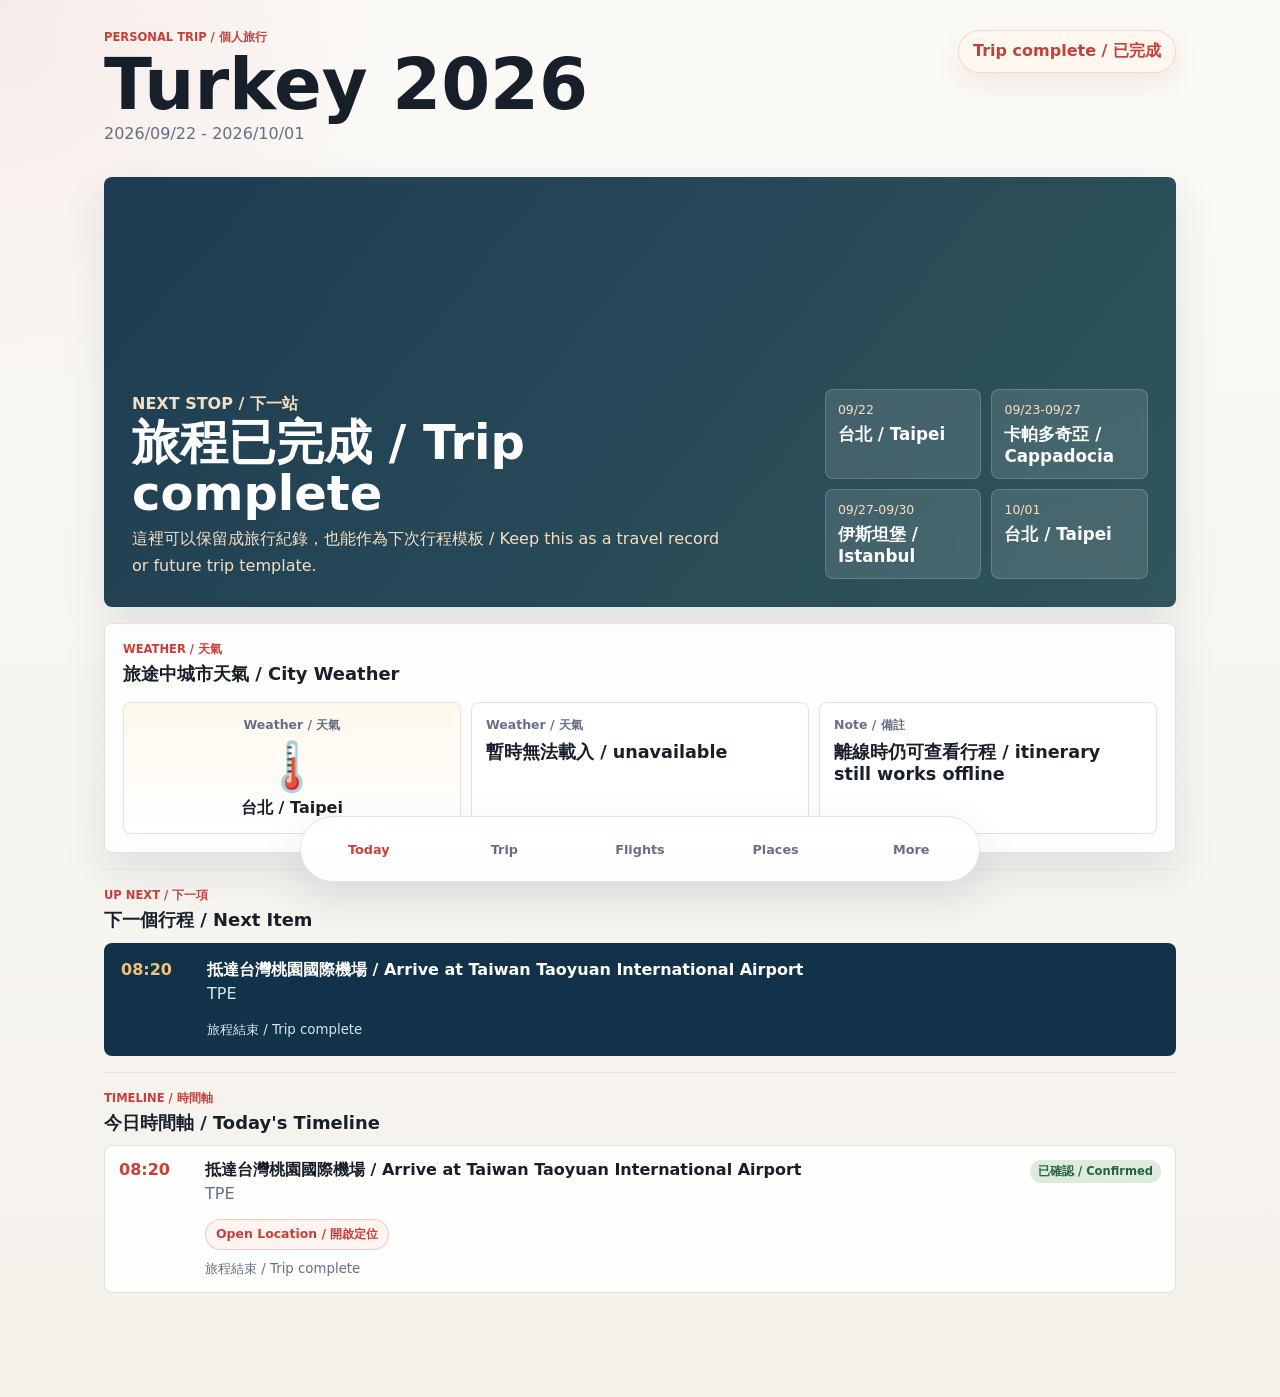
<file: index.html>
<!doctype html>
<html lang="zh-Hant">
  <head>
    <meta charset="utf-8" />
    <meta name="viewport" content="width=device-width, initial-scale=1" />
    <meta
      name="description"
      content="Turkey 2026 public mobile-first travel dashboard for itinerary, flights, weather, places, and notes."
    />
    <title>Turkey 2026 Travel Dashboard Public</title>
    <link rel="stylesheet" href="./styles.css" />
  </head>
  <body>
    <div class="app-shell">
      <header class="topbar" aria-label="Trip overview">
        <div>
          <p class="eyebrow">Personal Trip / 個人旅行</p>
          <h1>Turkey 2026</h1>
          <p class="date-range">2026/09/22 - 2026/10/01</p>
        </div>
        <div class="countdown-pill" id="countdownPill">--</div>
      </header>

      <main>
        <section class="view is-active" id="todayView" aria-labelledby="todayTitle">
          <div class="hero-panel">
            <div class="hero-copy">
              <p class="eyebrow">Next Stop / 下一站</p>
              <h2 id="todayTitle">準備出發</h2>
              <p id="todaySubtitle">Loading trip status...</p>
            </div>
            <div class="city-card" id="cityProgress"></div>
          </div>

          <section class="weather-card" aria-labelledby="weatherTitle">
            <div>
              <p class="eyebrow">Weather / 天氣</p>
              <h3 id="weatherTitle">旅途中城市天氣 / City Weather</h3>
            </div>
            <div class="weather-grid" id="weatherGrid">
              <div class="metric-card">
                <span class="metric-label">狀態 / Status</span>
                <strong>載入中 / Loading</strong>
              </div>
            </div>
          </section>

          <section class="content-section" aria-labelledby="nextItemTitle">
            <div class="section-heading">
              <div>
                <p class="eyebrow">Up Next / 下一項</p>
                <h3 id="nextItemTitle">下一個行程 / Next Item</h3>
              </div>
            </div>
            <div id="nextItem"></div>
          </section>

          <section class="content-section" aria-labelledby="todayTimelineTitle">
            <div class="section-heading">
              <div>
                <p class="eyebrow">Timeline / 時間軸</p>
                <h3 id="todayTimelineTitle">今日時間軸 / Today's Timeline</h3>
              </div>
            </div>
            <div class="timeline" id="todayTimeline"></div>
          </section>
        </section>

        <section class="view" id="tripView" aria-labelledby="tripTitle">
          <div class="page-heading">
            <p class="eyebrow">Itinerary / 行程</p>
            <h2 id="tripTitle">每日行程 / Daily Plan</h2>
          </div>
          <div class="date-tabs" id="dateTabs" role="tablist" aria-label="Trip dates"></div>
          <div class="day-summary" id="daySummary"></div>
          <div class="trip-weather-grid" id="tripWeatherGrid" aria-label="Selected day weather"></div>
          <div class="timeline" id="tripTimeline"></div>
        </section>

        <section class="view" id="flightsView" aria-labelledby="flightsTitle">
          <div class="page-heading">
            <p class="eyebrow">Flights / 航班</p>
            <h2 id="flightsTitle">航班資訊 / Flight Details</h2>
          </div>
          <div class="flight-list" id="flightList"></div>
        </section>

        <section class="view" id="placesView" aria-labelledby="placesTitle">
          <div class="page-heading">
            <p class="eyebrow">Places / 地點</p>
            <h2 id="placesTitle">推薦行程 / Recommended Plans</h2>
          </div>
          <div class="place-filters" id="placeFilters" aria-label="Place filters"></div>
          <div class="place-grid" id="placeGrid"></div>
        </section>

        <section class="view" id="moreView" aria-labelledby="moreTitle">
          <div class="page-heading">
            <p class="eyebrow">More / 更多</p>
            <h2 id="moreTitle">旅行工具 / Travel Tools</h2>
          </div>
          <div class="tool-grid" id="toolGrid"></div>
        </section>
      </main>

      <nav class="bottom-nav" aria-label="Main navigation">
        <button class="nav-item is-active" data-view="todayView" type="button">Today</button>
        <button class="nav-item" data-view="tripView" type="button">Trip</button>
        <button class="nav-item" data-view="flightsView" type="button">Flights</button>
        <button class="nav-item" data-view="placesView" type="button">Places</button>
        <button class="nav-item" data-view="moreView" type="button">More</button>
      </nav>
    </div>

    <script type="module" src="./app.public.js?v=20260922-riva-hotel"></script>
  </body>
</html>
</file>
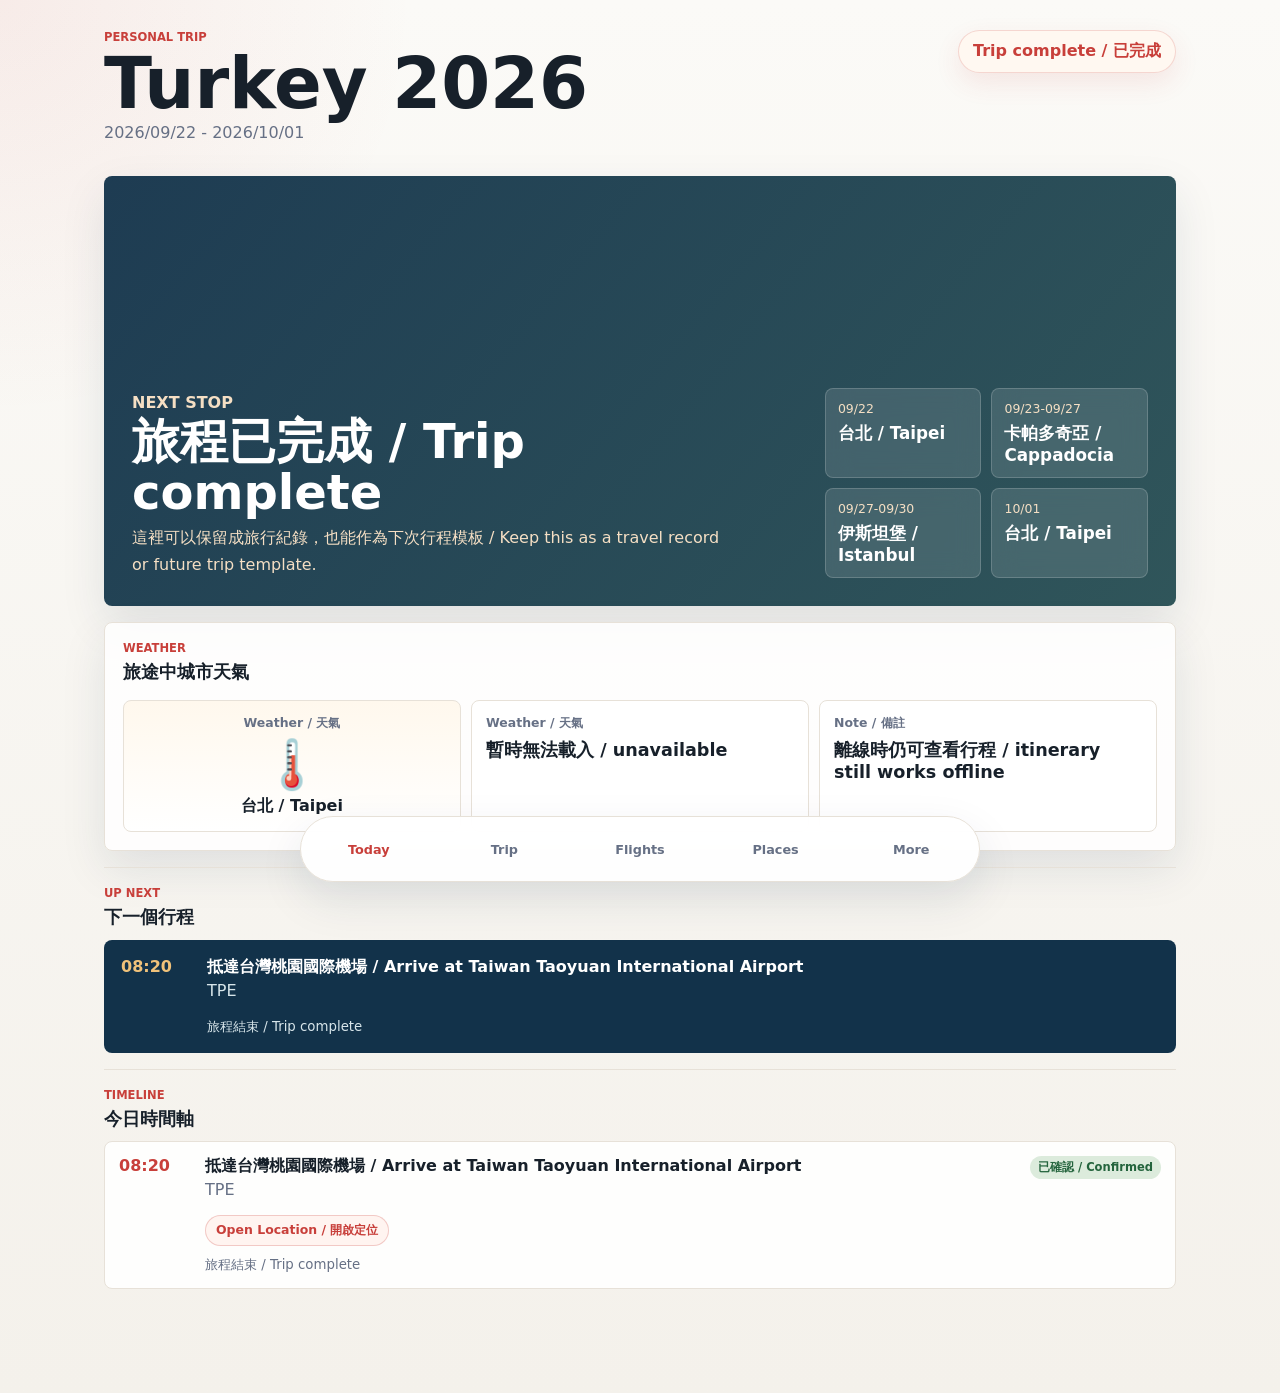
<file: index.public.html>
<!doctype html>
<html lang="zh-Hant">
  <head>
    <meta charset="utf-8" />
    <meta name="viewport" content="width=device-width, initial-scale=1" />
    <meta
      name="description"
      content="Turkey 2026 public mobile-first travel dashboard for itinerary, flights, weather, places, and notes."
    />
    <title>Turkey 2026 Travel Dashboard Public</title>
    <link rel="stylesheet" href="./styles.css" />
  </head>
  <body>
    <div class="app-shell">
      <header class="topbar" aria-label="Trip overview">
        <div>
          <p class="eyebrow">Personal Trip</p>
          <h1>Turkey 2026</h1>
          <p class="date-range">2026/09/22 - 2026/10/01</p>
        </div>
        <div class="countdown-pill" id="countdownPill">--</div>
      </header>

      <main>
        <section class="view is-active" id="todayView" aria-labelledby="todayTitle">
          <div class="hero-panel">
            <div class="hero-copy">
              <p class="eyebrow">Next Stop</p>
              <h2 id="todayTitle">準備出發</h2>
              <p id="todaySubtitle">Loading trip status...</p>
            </div>
            <div class="city-card" id="cityProgress"></div>
          </div>

          <section class="weather-card" aria-labelledby="weatherTitle">
            <div>
              <p class="eyebrow">Weather</p>
              <h3 id="weatherTitle">旅途中城市天氣</h3>
            </div>
            <div class="weather-grid" id="weatherGrid">
              <div class="metric-card">
                <span class="metric-label">狀態</span>
                <strong>載入中</strong>
              </div>
            </div>
          </section>

          <section class="content-section" aria-labelledby="nextItemTitle">
            <div class="section-heading">
              <div>
                <p class="eyebrow">Up Next</p>
                <h3 id="nextItemTitle">下一個行程</h3>
              </div>
            </div>
            <div id="nextItem"></div>
          </section>

          <section class="content-section" aria-labelledby="todayTimelineTitle">
            <div class="section-heading">
              <div>
                <p class="eyebrow">Timeline</p>
                <h3 id="todayTimelineTitle">今日時間軸</h3>
              </div>
            </div>
            <div class="timeline" id="todayTimeline"></div>
          </section>
        </section>

        <section class="view" id="tripView" aria-labelledby="tripTitle">
          <div class="page-heading">
            <p class="eyebrow">Itinerary</p>
            <h2 id="tripTitle">每日行程</h2>
          </div>
          <div class="date-tabs" id="dateTabs" role="tablist" aria-label="Trip dates"></div>
          <div class="timeline" id="tripTimeline"></div>
        </section>

        <section class="view" id="flightsView" aria-labelledby="flightsTitle">
          <div class="page-heading">
            <p class="eyebrow">Flights</p>
            <h2 id="flightsTitle">航班資訊</h2>
          </div>
          <div class="flight-list" id="flightList"></div>
        </section>

        <section class="view" id="placesView" aria-labelledby="placesTitle">
          <div class="page-heading">
            <p class="eyebrow">Places</p>
          <h2 id="placesTitle">推薦行程 / Recommended Plans</h2>
          </div>
          <div class="place-grid" id="placeGrid"></div>
        </section>

        <section class="view" id="moreView" aria-labelledby="moreTitle">
          <div class="page-heading">
            <p class="eyebrow">More</p>
            <h2 id="moreTitle">旅行工具</h2>
          </div>
          <div class="tool-grid" id="toolGrid"></div>
        </section>
      </main>

      <nav class="bottom-nav" aria-label="Main navigation">
        <button class="nav-item is-active" data-view="todayView" type="button">Today</button>
        <button class="nav-item" data-view="tripView" type="button">Trip</button>
        <button class="nav-item" data-view="flightsView" type="button">Flights</button>
        <button class="nav-item" data-view="placesView" type="button">Places</button>
        <button class="nav-item" data-view="moreView" type="button">More</button>
      </nav>
    </div>

    <script type="module" src="./app.public.js?v=20260922-riva-hotel"></script>
  </body>
</html>
</file>
<file: styles.css>
:root {
  --ink: #17202a;
  --muted: #667085;
  --paper: #fbfaf7;
  --panel: #ffffff;
  --navy: #12324a;
  --navy-soft: #dce8ef;
  --red: #c83f3a;
  --beige: #eadfce;
  --mint: #dcebdc;
  --gold: #c7a24b;
  --line: #e7e1d8;
  --shadow: 0 18px 45px rgba(18, 50, 74, 0.1);
}

* {
  box-sizing: border-box;
}

body {
  margin: 0;
  overflow-x: hidden;
  min-height: 100vh;
  background:
    radial-gradient(circle at top left, rgba(200, 63, 58, 0.08), transparent 26rem),
    linear-gradient(180deg, var(--paper), #f4f1eb);
  color: var(--ink);
  font-family:
    Inter, ui-sans-serif, system-ui, -apple-system, BlinkMacSystemFont, "Segoe UI",
    "Noto Sans TC", sans-serif;
  letter-spacing: 0;
}

button,
input,
select {
  font: inherit;
}

.app-shell {
  width: min(100%, 1120px);
  margin: 0 auto;
  padding: 18px 16px 92px;
}

.topbar {
  display: flex;
  align-items: flex-start;
  justify-content: space-between;
  gap: 16px;
  margin-bottom: 18px;
}

.eyebrow {
  margin: 0 0 6px;
  color: var(--red);
  font-size: 0.72rem;
  font-weight: 800;
  letter-spacing: 0;
  text-transform: uppercase;
}

h1,
h2,
h3,
h4,
p {
  margin-top: 0;
}

h1 {
  margin-bottom: 4px;
  font-size: clamp(2rem, 8vw, 4.4rem);
  line-height: 0.98;
  letter-spacing: 0;
}

h2 {
  margin-bottom: 8px;
  font-size: clamp(1.75rem, 6vw, 3rem);
  line-height: 1.05;
  letter-spacing: 0;
}

h3 {
  margin-bottom: 0;
  font-size: 1.12rem;
  line-height: 1.2;
}

h4 {
  margin-bottom: 4px;
  font-size: 1rem;
  line-height: 1.25;
}

.date-range,
.hero-copy p,
.timeline-body p,
.flight-card p,
.info-card p,
.info-card li,
small {
  color: var(--muted);
}

.countdown-pill {
  flex: 0 0 auto;
  border: 1px solid rgba(200, 63, 58, 0.18);
  border-radius: 999px;
  padding: 10px 14px;
  background: #fff8f1;
  color: var(--red);
  font-weight: 800;
  box-shadow: 0 10px 26px rgba(200, 63, 58, 0.1);
}

.view {
  display: none;
}

.view.is-active {
  display: block;
}

.hero-panel {
  min-height: 360px;
  display: grid;
  align-items: end;
  gap: 22px;
  border-radius: 8px;
  padding: 28px;
  background:
    linear-gradient(130deg, rgba(18, 50, 74, 0.95), rgba(20, 63, 69, 0.88)),
    url("https://images.unsplash.com/photo-1641128324972-af3212f0f6bd?auto=format&fit=crop&w=1600&q=80");
  background-position: center;
  background-size: cover;
  color: white;
  box-shadow: var(--shadow);
}

.hero-copy {
  max-width: 600px;
}

.hero-copy .eyebrow,
.hero-copy p {
  color: #f5dfc4;
}

.hero-copy p {
  margin-bottom: 0;
  font-size: 1rem;
  line-height: 1.65;
}

.city-card {
  display: grid;
  grid-template-columns: repeat(2, minmax(0, 1fr));
  gap: 10px;
}

.city-card div {
  min-height: 72px;
  border: 1px solid rgba(255, 255, 255, 0.18);
  border-radius: 8px;
  padding: 12px;
  background: rgba(255, 255, 255, 0.12);
  backdrop-filter: blur(12px);
}

.city-card span {
  display: block;
  margin-bottom: 6px;
  color: #f5dfc4;
  font-size: 0.78rem;
}

.city-card strong {
  font-size: 1.05rem;
}

.weather-card,
.content-section,
.page-heading {
  margin-top: 16px;
}

.weather-card {
  display: grid;
  gap: 18px;
  border: 1px solid var(--line);
  border-radius: 8px;
  padding: 18px;
  background: rgba(255, 255, 255, 0.86);
  box-shadow: var(--shadow);
}

.weather-grid {
  display: grid;
  grid-template-columns: repeat(2, minmax(0, 1fr));
  gap: 10px;
}

.trip-weather-grid {
  display: grid;
  grid-template-columns: repeat(2, minmax(0, 1fr));
  gap: 10px;
  margin-bottom: 14px;
}

.metric-card {
  min-height: 86px;
  border: 1px solid var(--line);
  border-radius: 8px;
  padding: 14px;
  background: var(--panel);
}

.metric-card.highlight {
  border-color: rgba(200, 63, 58, 0.36);
  background: #fff4f0;
}

.metric-label {
  display: block;
  margin-bottom: 8px;
  color: var(--muted);
  font-size: 0.78rem;
  font-weight: 700;
}

.metric-card strong {
  font-size: 1.1rem;
  line-height: 1.2;
}

.weather-icon-card {
  display: grid;
  align-content: center;
  justify-items: center;
  text-align: center;
  background: linear-gradient(180deg, #fff8ed, #ffffff);
}

.weather-icon-card strong {
  font-size: 3rem;
  line-height: 1;
}

.weather-summary-card p {
  margin: 8px 0 0;
  color: var(--ink);
  font-weight: 900;
  text-align: center;
}

.content-section {
  border-top: 1px solid var(--line);
  padding-top: 18px;
}

.section-heading {
  display: flex;
  align-items: center;
  justify-content: space-between;
  margin-bottom: 12px;
}

.next-card {
  display: grid;
  grid-template-columns: 72px 1fr;
  gap: 14px;
  border: 1px solid rgba(18, 50, 74, 0.12);
  border-radius: 8px;
  padding: 16px;
  background: var(--navy);
  color: white;
}

.next-card p,
.next-card small {
  color: #d7e5ea;
}

.time {
  color: var(--red);
  font-weight: 900;
}

.next-card .time {
  color: #f0c27a;
}

.date-tabs {
  display: flex;
  gap: 8px;
  overflow-x: auto;
  padding: 3px 0 12px;
}

.date-tabs button {
  min-width: 62px;
  border: 1px solid var(--line);
  border-radius: 999px;
  padding: 9px 12px;
  background: var(--panel);
  color: var(--ink);
  cursor: pointer;
}

.date-tabs button.is-active {
  border-color: var(--navy);
  background: var(--navy);
  color: white;
}

.day-summary {
  margin-bottom: 14px;
}

.day-summary-card {
  border: 1px solid var(--line);
  border-radius: 8px;
  padding: 16px;
  background: rgba(255, 255, 255, 0.92);
  box-shadow: 0 10px 28px rgba(18, 50, 74, 0.07);
}

.day-summary-grid {
  display: grid;
  grid-template-columns: repeat(2, minmax(0, 1fr));
  gap: 10px;
  margin-top: 14px;
}

.day-summary-grid div {
  border: 1px solid var(--line);
  border-radius: 8px;
  padding: 12px;
  background: #fbfaf7;
}

.day-summary-grid span {
  display: block;
  margin-bottom: 6px;
  color: var(--muted);
  font-size: 0.75rem;
  font-weight: 800;
}

.day-summary-grid strong {
  display: block;
  line-height: 1.3;
}

.day-summary-card a {
  display: inline-flex;
  min-height: 40px;
  align-items: center;
  justify-content: center;
  border: 1px solid rgba(200, 63, 58, 0.24);
  border-radius: 999px;
  margin-top: 12px;
  padding: 8px 12px;
  color: var(--red);
  background: #fff4f0;
  font-size: 0.82rem;
  font-weight: 900;
  text-decoration: none;
}

.timeline {
  display: grid;
  gap: 12px;
}

.timeline-item {
  display: grid;
  grid-template-columns: 72px 1fr;
  gap: 14px;
  border: 1px solid var(--line);
  border-radius: 8px;
  padding: 14px;
  background: rgba(255, 255, 255, 0.9);
}

.timeline-body {
  min-width: 0;
}

.item-title-row {
  display: flex;
  align-items: flex-start;
  justify-content: space-between;
  gap: 12px;
}

.status {
  flex: 0 0 auto;
  border-radius: 999px;
  padding: 4px 8px;
  background: var(--navy-soft);
  color: var(--navy);
  font-size: 0.72rem;
  font-weight: 800;
}

.status.confirmed {
  background: var(--mint);
  color: #24643d;
}

.status.todo,
.status.idea {
  background: #f4ead5;
  color: #87631a;
}

.timeline-map-actions {
  display: flex;
  flex-wrap: wrap;
  gap: 8px;
  margin: 8px 0;
}

.timeline-map-actions a {
  border: 1px solid rgba(18, 50, 74, 0.14);
  border-radius: 999px;
  padding: 6px 10px;
  color: var(--navy);
  background: #f7fbfd;
  font-size: 0.78rem;
  font-weight: 900;
  text-decoration: none;
}

.timeline-map-actions a:first-child {
  border-color: rgba(200, 63, 58, 0.24);
  color: var(--red);
  background: #fff4f0;
}

.flight-list,
.place-grid,
.tool-grid {
  display: grid;
  gap: 14px;
}

.place-idea-section {
  display: grid;
  gap: 12px;
  grid-column: 1 / -1;
  margin-top: 8px;
  padding-top: 18px;
  border-top: 1px solid var(--line);
}

.place-idea-heading {
  display: flex;
  align-items: end;
  justify-content: space-between;
  gap: 12px;
}

.place-idea-heading h3 {
  margin: 2px 0 0;
}

.idea-badge {
  flex: 0 0 auto;
  border: 1px solid rgba(200, 63, 58, 0.22);
  border-radius: 999px;
  padding: 6px 9px;
  color: var(--red);
  background: #fff4f0;
  font-size: 0.75rem;
  font-weight: 800;
}

.place-idea-grid {
  display: grid;
  grid-template-columns: repeat(2, minmax(0, 1fr));
  gap: 12px;
}

.place-idea-card {
  display: grid;
  gap: 12px;
  border-left: 3px solid var(--gold);
  padding: 12px 14px;
  background: rgba(249, 245, 238, 0.72);
}

.place-idea-card h4 {
  margin: 0 0 5px;
  color: var(--navy);
}

.place-idea-card p {
  margin: 0;
}

.place-idea-meta {
  color: var(--muted);
  font-size: 0.83rem;
  font-weight: 800;
}

.place-directory-section {
  grid-column: 1 / -1;
  margin-top: 8px;
  padding-top: 18px;
  border-top: 1px solid var(--line);
}

.place-directory-section summary {
  display: flex;
  align-items: center;
  justify-content: space-between;
  gap: 12px;
  cursor: pointer;
  list-style: none;
}

.place-directory-section summary::-webkit-details-marker {
  display: none;
}

.place-directory-section summary > span:first-child {
  display: grid;
  gap: 3px;
}

.place-directory-section summary strong {
  color: var(--navy);
  font-size: 1.08rem;
}

.place-directory-grid {
  display: grid;
  gap: 14px;
  margin-top: 14px;
}

.dated-plan-list {
  display: grid;
  gap: 14px;
}

.dated-plan-card {
  display: grid;
  gap: 14px;
  border: 1px solid var(--line);
  border-left: 4px solid var(--red);
  padding: 16px;
  background: #fff;
}

.dated-plan-card h4,
.dated-plan-card h5 {
  margin: 0;
  color: var(--navy);
}

.dated-plan-card > p {
  margin: 0;
}

.dated-plan-head {
  display: flex;
  align-items: end;
  justify-content: space-between;
  gap: 14px;
}

.dated-plan-steps {
  display: grid;
  gap: 10px;
}

.dated-plan-step {
  display: grid;
  grid-template-columns: 92px minmax(0, 1fr);
  gap: 12px;
  padding-top: 10px;
  border-top: 1px solid var(--line);
}

.dated-plan-step > strong {
  color: var(--red);
  font-size: 0.86rem;
}

.dated-plan-step p {
  margin: 5px 0 0;
}

.dated-plan-step .map-actions {
  margin-top: 9px;
}

.flight-group {
  display: grid;
  gap: 12px;
  border: 1px solid var(--line);
  border-radius: 8px;
  padding: 14px;
  background: rgba(255, 255, 255, 0.74);
}

.flight-group-head {
  display: flex;
  align-items: center;
  justify-content: space-between;
  gap: 14px;
}

.flight-group-head > strong {
  color: var(--navy);
}

.flight-group-list {
  display: grid;
  gap: 12px;
}

.flight-card,
.journey-card,
.info-card {
  border: 1px solid var(--line);
  border-radius: 8px;
  padding: 16px;
  background: rgba(255, 255, 255, 0.92);
  box-shadow: 0 10px 28px rgba(18, 50, 74, 0.07);
}

.journey-card {
  background: linear-gradient(180deg, #ffffff, #f9f5ee);
}

.flight-main,
.flight-times {
  display: flex;
  align-items: center;
  justify-content: space-between;
  gap: 14px;
}

.flight-main {
  margin-bottom: 18px;
}

.journey-meta {
  display: flex;
  align-items: center;
  justify-content: space-between;
  gap: 12px;
  border-block: 1px solid var(--line);
  padding: 12px 0;
  color: var(--muted);
}

.journey-meta strong {
  color: var(--navy);
  font-size: 1.5rem;
}

.mini-stops {
  display: grid;
  gap: 10px;
  margin: 14px 0;
}

.mini-stops div {
  display: grid;
  grid-template-columns: 58px 86px 1fr;
  align-items: baseline;
  gap: 10px;
}

.mini-stops strong {
  color: var(--red);
}

.mini-stops span {
  font-weight: 800;
}

.flight-times {
  border-block: 1px solid var(--line);
  padding: 14px 0;
  margin-bottom: 12px;
}

.flight-times div {
  display: grid;
  gap: 4px;
}

.flight-times div:last-child {
  text-align: right;
}

.flight-times span {
  color: var(--muted);
  font-size: 0.82rem;
}

.flight-times strong {
  font-size: 1.35rem;
}

.duration {
  border-radius: 999px;
  padding: 8px 10px;
  background: var(--beige);
  color: var(--navy);
  font-size: 0.78rem;
  font-weight: 800;
  text-align: center;
}

.info-card ul {
  margin: 12px 0 0;
  padding-left: 18px;
}

.info-card li + li {
  margin-top: 8px;
}

.budget-card {
  grid-column: 1 / -1;
}

.budget-head {
  display: flex;
  align-items: start;
  justify-content: space-between;
  gap: 14px;
}

.budget-head > strong {
  flex: 0 0 auto;
  border: 1px solid rgba(200, 63, 58, 0.28);
  border-radius: 8px;
  padding: 8px 12px;
  color: var(--red);
  background: #fff4f0;
}

.budget-summary {
  display: grid;
  grid-template-columns: repeat(2, minmax(0, 1fr));
  gap: 10px;
  margin: 14px 0;
}

.budget-table-wrap {
  overflow-x: auto;
  margin-top: 12px;
  border: 1px solid var(--line);
  border-radius: 8px;
}

.budget-table {
  width: 100%;
  min-width: 820px;
  border-collapse: collapse;
  background: rgba(255, 255, 255, 0.84);
}

.budget-table th,
.budget-table td {
  padding: 12px;
  border-bottom: 1px solid var(--line);
  text-align: left;
  vertical-align: top;
}

.budget-table th {
  color: var(--muted);
  font-size: 0.78rem;
  text-transform: uppercase;
  background: #f8f2ea;
}

.budget-table tr:last-child td {
  border-bottom: 0;
}

.budget-table td:nth-child(3),
.budget-table td:nth-child(4),
.budget-table td:nth-child(5) {
  white-space: nowrap;
  font-weight: 800;
}

.budget-table small {
  display: block;
  margin-top: 4px;
}

.budget-note {
  margin-top: 10px;
}

.budget-details {
  margin-top: 12px;
}

.budget-details summary {
  width: fit-content;
  border: 1px solid rgba(18, 50, 74, 0.14);
  border-radius: 999px;
  padding: 9px 12px;
  color: var(--navy);
  background: #f7fbfd;
  font-weight: 900;
  cursor: pointer;
}

.budget-mobile-list {
  display: none;
}

.budget-mobile-item {
  border: 1px solid var(--line);
  border-radius: 8px;
  padding: 14px;
  background: rgba(255, 255, 255, 0.88);
}

.budget-mobile-item + .budget-mobile-item {
  margin-top: 10px;
}

.budget-mobile-title {
  display: flex;
  align-items: flex-start;
  justify-content: space-between;
  gap: 12px;
  margin-bottom: 6px;
}

.budget-mobile-item dl {
  display: grid;
  grid-template-columns: repeat(3, minmax(0, 1fr));
  gap: 8px;
  margin: 12px 0 0;
}

.budget-mobile-item dt {
  margin-bottom: 4px;
  color: var(--muted);
  font-size: 0.72rem;
  font-weight: 800;
}

.budget-mobile-item dd {
  margin: 0;
  font-size: 0.9rem;
  font-weight: 900;
}

.airport-card {
  position: relative;
  overflow: hidden;
}

.airport-code {
  width: fit-content;
  border-radius: 999px;
  margin-bottom: 12px;
  padding: 6px 10px;
  background: var(--navy);
  color: white;
  font-weight: 900;
}

.airport-card a {
  display: inline-block;
  margin-top: 12px;
  color: var(--red);
  font-weight: 800;
  text-decoration: none;
}

.map-card {
  display: grid;
  gap: 14px;
}

.place-filters {
  display: flex;
  gap: 8px;
  overflow-x: auto;
  margin: 0 0 14px;
  padding: 2px 0 10px;
}

.place-filters button {
  flex: 0 0 auto;
  border: 1px solid var(--line);
  border-radius: 999px;
  padding: 9px 12px;
  color: var(--ink);
  background: var(--panel);
  font-size: 0.82rem;
  font-weight: 900;
  cursor: pointer;
}

.place-filters button.is-active {
  border-color: var(--navy);
  color: white;
  background: var(--navy);
}

.map-card .eyebrow {
  color: var(--navy);
}

.map-actions {
  display: grid;
  grid-template-columns: repeat(2, minmax(0, 1fr));
  gap: 8px;
}

.map-actions a {
  display: flex;
  min-height: 42px;
  align-items: center;
  justify-content: center;
  border: 1px solid rgba(18, 50, 74, 0.14);
  border-radius: 8px;
  padding: 8px 10px;
  color: var(--navy);
  background: #f7fbfd;
  font-size: 0.82rem;
  font-weight: 900;
  text-align: center;
  text-decoration: none;
}

.map-actions a:first-child {
  border-color: rgba(200, 63, 58, 0.24);
  color: var(--red);
  background: #fff4f0;
}

.bottom-nav {
  position: fixed;
  right: 0;
  bottom: 0;
  left: 0;
  z-index: 10;
  display: grid;
  grid-template-columns: repeat(5, minmax(0, 1fr));
  width: min(100%, 1120px);
  margin: 0 auto;
  border-top: 1px solid var(--line);
  background: rgba(255, 255, 255, 0.92);
  backdrop-filter: blur(20px);
}

.nav-item {
  min-height: 64px;
  border: 0;
  background: transparent;
  color: var(--muted);
  font-size: 0.8rem;
  font-weight: 800;
  cursor: pointer;
}

.nav-item.is-active {
  color: var(--red);
}

@media (min-width: 760px) {
  .app-shell {
    padding: 30px 24px 104px;
  }

  .hero-panel {
    grid-template-columns: 1.35fr 0.65fr;
    min-height: 430px;
  }

  .weather-grid {
    grid-template-columns: repeat(3, minmax(0, 1fr));
  }

  .trip-weather-grid {
    grid-template-columns: repeat(3, minmax(0, 1fr));
  }

  .flight-list,
  .place-grid,
  .tool-grid {
    grid-template-columns: repeat(2, minmax(0, 1fr));
  }

  .journey-card,
  .flight-group {
    grid-column: span 2;
  }

  .map-card:nth-child(-n + 3) {
    grid-column: span 2;
  }

  .bottom-nav {
    right: 24px;
    bottom: 18px;
    left: 24px;
    max-width: 680px;
    border: 1px solid var(--line);
    border-radius: 999px;
    box-shadow: var(--shadow);
  }
}

@media (max-width: 420px) {
  .app-shell {
    padding-inline: 12px;
  }

  .topbar {
    align-items: stretch;
    flex-direction: column;
  }

  .countdown-pill {
    width: fit-content;
  }

  .hero-panel {
    padding: 20px;
  }

  .city-card,
  .weather-grid,
  .trip-weather-grid,
  .day-summary-grid,
  .budget-summary {
    grid-template-columns: 1fr;
  }

  .budget-table-wrap {
    display: none;
  }

  .budget-mobile-list {
    display: block;
    margin-top: 12px;
  }

  .budget-mobile-item dl {
    grid-template-columns: 1fr;
  }

  .place-idea-grid {
    grid-template-columns: 1fr;
  }

  .place-idea-heading {
    align-items: flex-start;
    flex-direction: column;
  }

  .dated-plan-head {
    align-items: flex-start;
    flex-direction: column;
  }

  .dated-plan-step {
    grid-template-columns: 1fr;
    gap: 4px;
  }

  .flight-main,
  .flight-times,
  .flight-group-head {
    align-items: stretch;
  }

  .journey-meta,
  .flight-main,
  .flight-times,
  .flight-group-head {
    flex-direction: column;
  }

  .mini-stops div {
    grid-template-columns: 58px 1fr;
  }

  .mini-stops small {
    grid-column: 2;
  }

  .map-actions {
    grid-template-columns: 1fr;
  }
}
</file>
